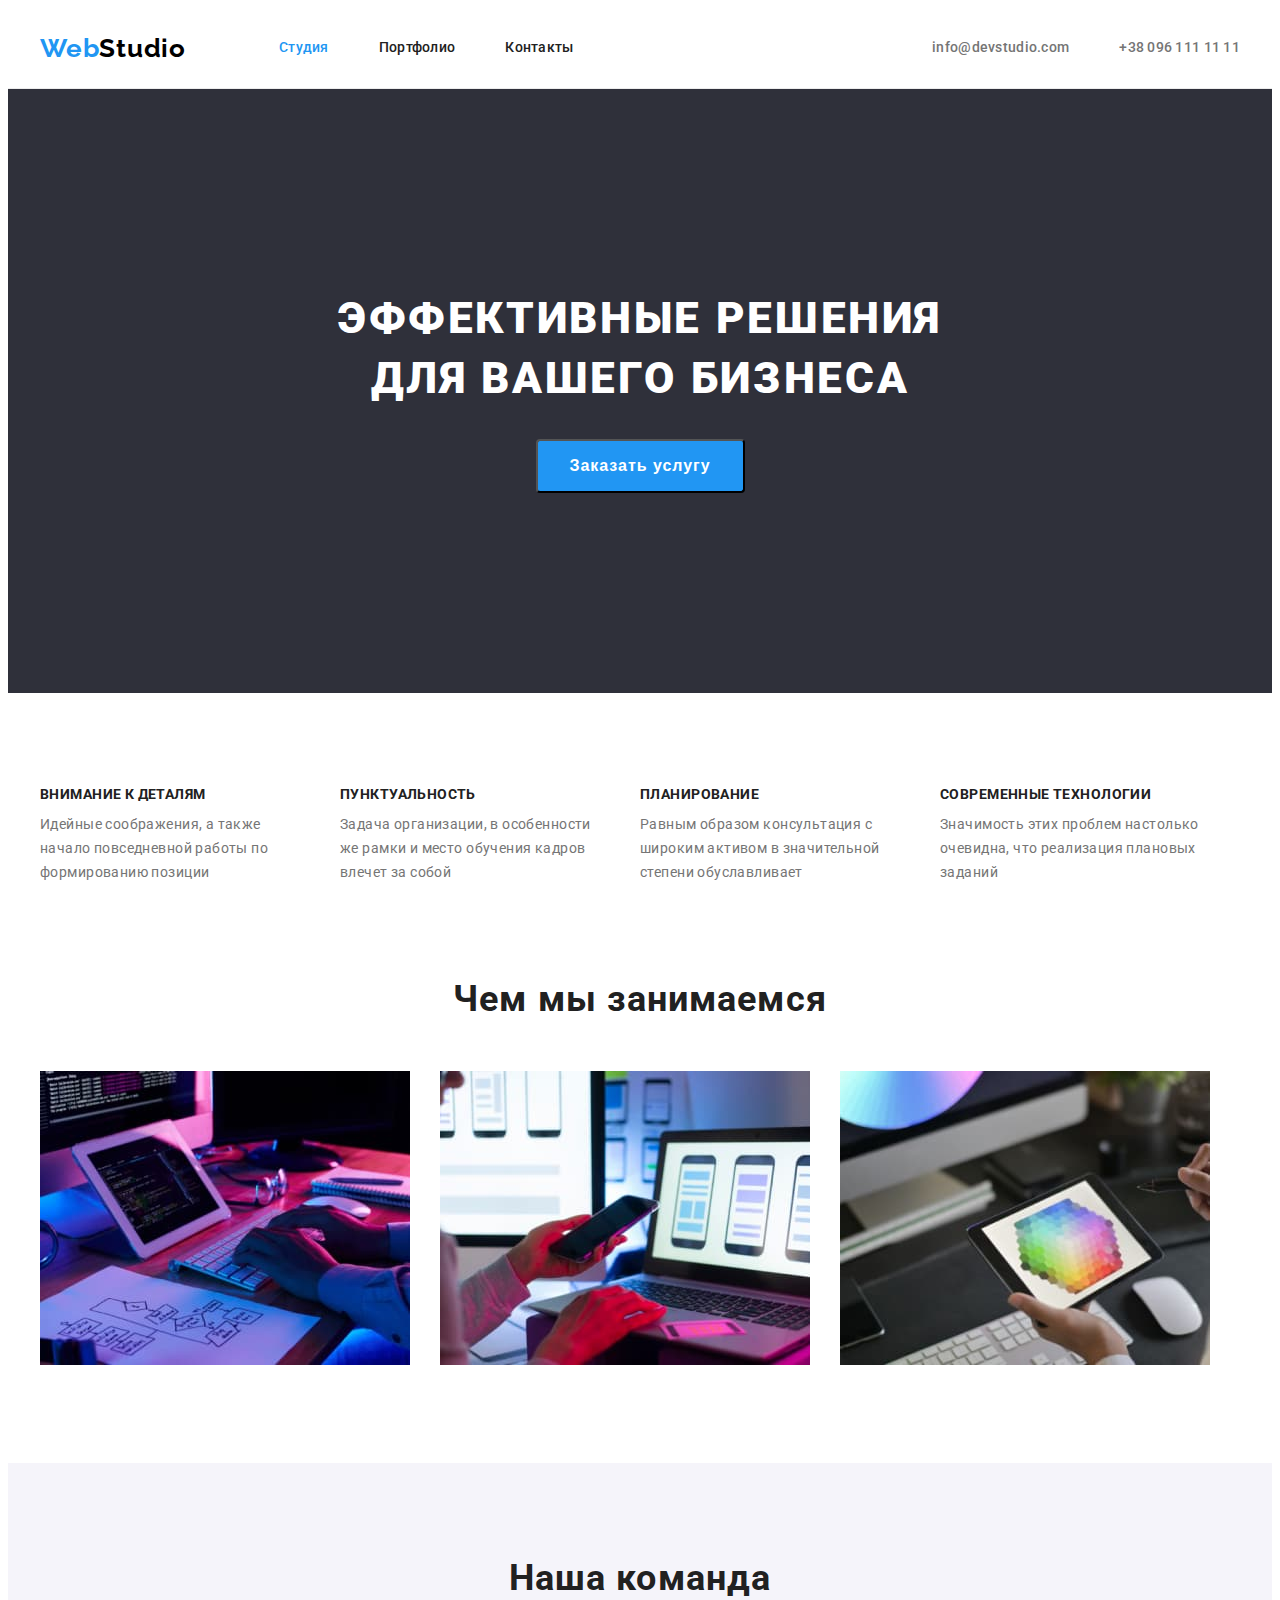
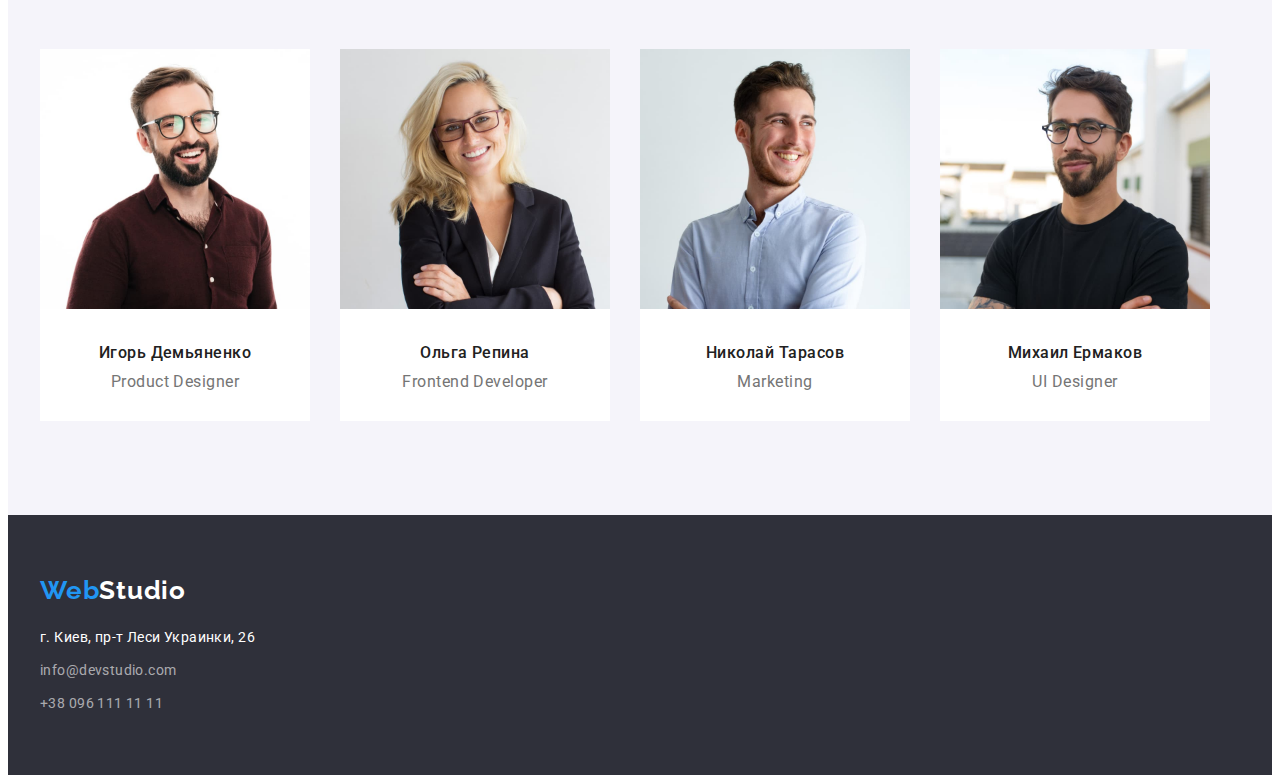
<file: index.html>
<!DOCTYPE html>
<html lang="ru">

<head>
    <meta charset="UTF-8">
    <meta http-equiv="X-UA-Compatible" content="IE=edge">
    <meta name="viewport" content="width=device-width, initial-scale=1.0">
    <title>Web Studio</title>
    <link rel="preconnect" href="https://fonts.googleapis.com">
    <link rel="preconnect" href="https://fonts.gstatic.com" crossorigin>
    <link
        href="https://fonts.googleapis.com/css2?family=Raleway:wght@700&family=Roboto:wght@400;500;700;900&display=swap"
        rel="stylesheet">
    <link rel="stylesheet" href="https://cdnjs.cloudflare.com/ajax/libs/modern-normalize/1.1.0/modern-normalize.min.css"
        integrity="sha512-wpPYUAdjBVSE4KJnH1VR1HeZfpl1ub8YT/NKx4PuQ5NmX2tKuGu6U/JRp5y+Y8XG2tV+wKQpNHVUX03MfMFn9Q=="
        crossorigin="anonymous" referrerpolicy="no-referrer" />
    <link rel="stylesheet" href="./css/styles.css">
</head>

<body>
    <header class="header">
        <div class="container">
            <nav class="header-navigation">
                <a href="./index.html" lang="en" class="logo link">
                    <span class="logo-web">Web</span><span class="header-logo-studio">Studio</span>
                </a>

                <ul class="header-list list">
                    <li class="header-item"><a href="./index.html" class="header-link link current">Студия</a></li>
                    <li class="header-item"><a href="./portfolio.html" class="header-link link">Портфолио</a></li>
                    <li class="header-item"><a href=" " class="header-link link">Контакты</a></li>
                </ul>
            </nav>

            <ul class="header-contacts list">
                <li class="header-item-mail"><a href="mailto:info@devstudio.com"
                        class="header-mail link">info@devstudio.com</a></li>
                <li class="header-item-tel"><a href="tel:+380961111111" class="header-tel link">+38 096 111 11 11</a>
                </li>
            </ul>
        </div>
    </header>
    <main>
        <section class="hero">
            <div class="container">
                <h1 class="hero-title">Эффективные решения <br>для вашего бизнеса</h1>
                <button type="button" class="hero-button btn">Заказать услугу</button>
            </div>
        </section>

        <section class="section">
            <div class="container">
                <h2 class="visually-hidden">Наши преимущества</h2>
                <ul class="features-list list">
                    <li class="feature-item">
                        <h3 class="features-title">Внимание к деталям</h3>
                        <p class="description">Идейные соображения, а также начало повседневной работы по формированию
                            позиции</p>
                    </li>
                    <li class="feature-item">
                        <h3 class="features-title">Пунктуальность</h3>
                        <p class="description">Задача организации, в особенности же рамки и место обучения кадров влечет
                            за
                            собой</p>
                    </li>
                    <li class="feature-item">
                        <h3 class="features-title">Планирование</h3>
                        <p class="description">Равным образом консультация с широким активом в значительной степени
                            обуславливает</p>
                    </li>
                    <li class="feature-item">
                        <h3 class="features-title">Современные технологии</h3>
                        <p class="description">Значимость этих проблем настолько очевидна, что реализация плановых
                            заданий
                        </p>
                    </li>
                </ul>
            </div>
        </section>

        <section class="section operations-section">
            <div class="container">
                <h2 class="section-title">Чем мы занимаемся</h2>
                <ul class="list operations-list">
                    <li class="operations-image">
                        <img src="./images/001.jpg" alt="процесс верстки веб страницы" width="370" />
                    </li>
                    <li class="operations-image">
                        <img src="./images/002.jpg" alt="дизайнер производит макет" width="370" />
                    </li>
                    <li class="operations-image">
                        <img src="./images/003.jpg" alt="подбор дизайнером необходимого цвета" width="370" />
                    </li>
                </ul>
            </div>
        </section>

        <section class="section employee-section">
            <div class="container">
                <h2 class="section-title">Наша команда</h2>
                <ul class="list employee-list">
                    <li class="personal-information">
                        <img class="employee-photo" src="./images/Demyanenko.jpg" alt="фото Игоря  Демьяненко"
                            width="270" />
                        <div class="employee-container">
                            <h3 class="employee">Игорь Демьяненко</h3>
                            <p class="profession">Product Designer</p>
                        </div>
                    </li>
                    <li class="personal-information">
                        <img class="employee-photo" src="./images/Repina.jpg" alt="фото Ольги Репиной" width="270" />
                        <div class="employee-container">
                            <h3 class="employee">Ольга Репина</h3>
                            <p class="profession">Frontend Developer</p>
                        </div>
                    </li>
                    <li class="personal-information">
                        <img class="employee-photo" src="./images/Tarasov.jpg" alt="фото Николая Тарасова"
                            width="270" />
                        <div class="employee-container">
                            <h3 class="employee">Николай Тарасов</h3>
                            <p class="profession">Marketing</p>
                        </div>
                    </li>
                    <li class="personal-information">
                        <img class="employee-photo" src="./images/Ermakov.jpg" alt="фото Михаила Ермакова"
                            width="270" />
                        <div class="employee-container">
                            <h3 class="employee">Михаил Ермаков</h3>
                            <p class="profession">UI Designer</p>
                        </div>
                    </li>
                </ul>
            </div>
        </section>
    </main>
    <footer class="footer">
        <div class="container">
            <a href="./index.html" lang="en" class="logo link">
                <span class="logo-web">Web</span><span class="footer-logo-studio">Studio</span>
            </a>
            <address class="address">г. Киев, пр-т Леси Украинки, 26</address>
            <ul class="contact-list list">
                <li class="contact-item"><a href="mailto:info@devstudio.com"
                        class="footer-mail link">info@devstudio.com</a></li>
                <li class="contact-item"><a href="tel:+380961111111" class="footer-tel link">+38 096 111 11 11</a></li>
            </ul>
        </div>
    </footer>
</body>

</html>
</file>
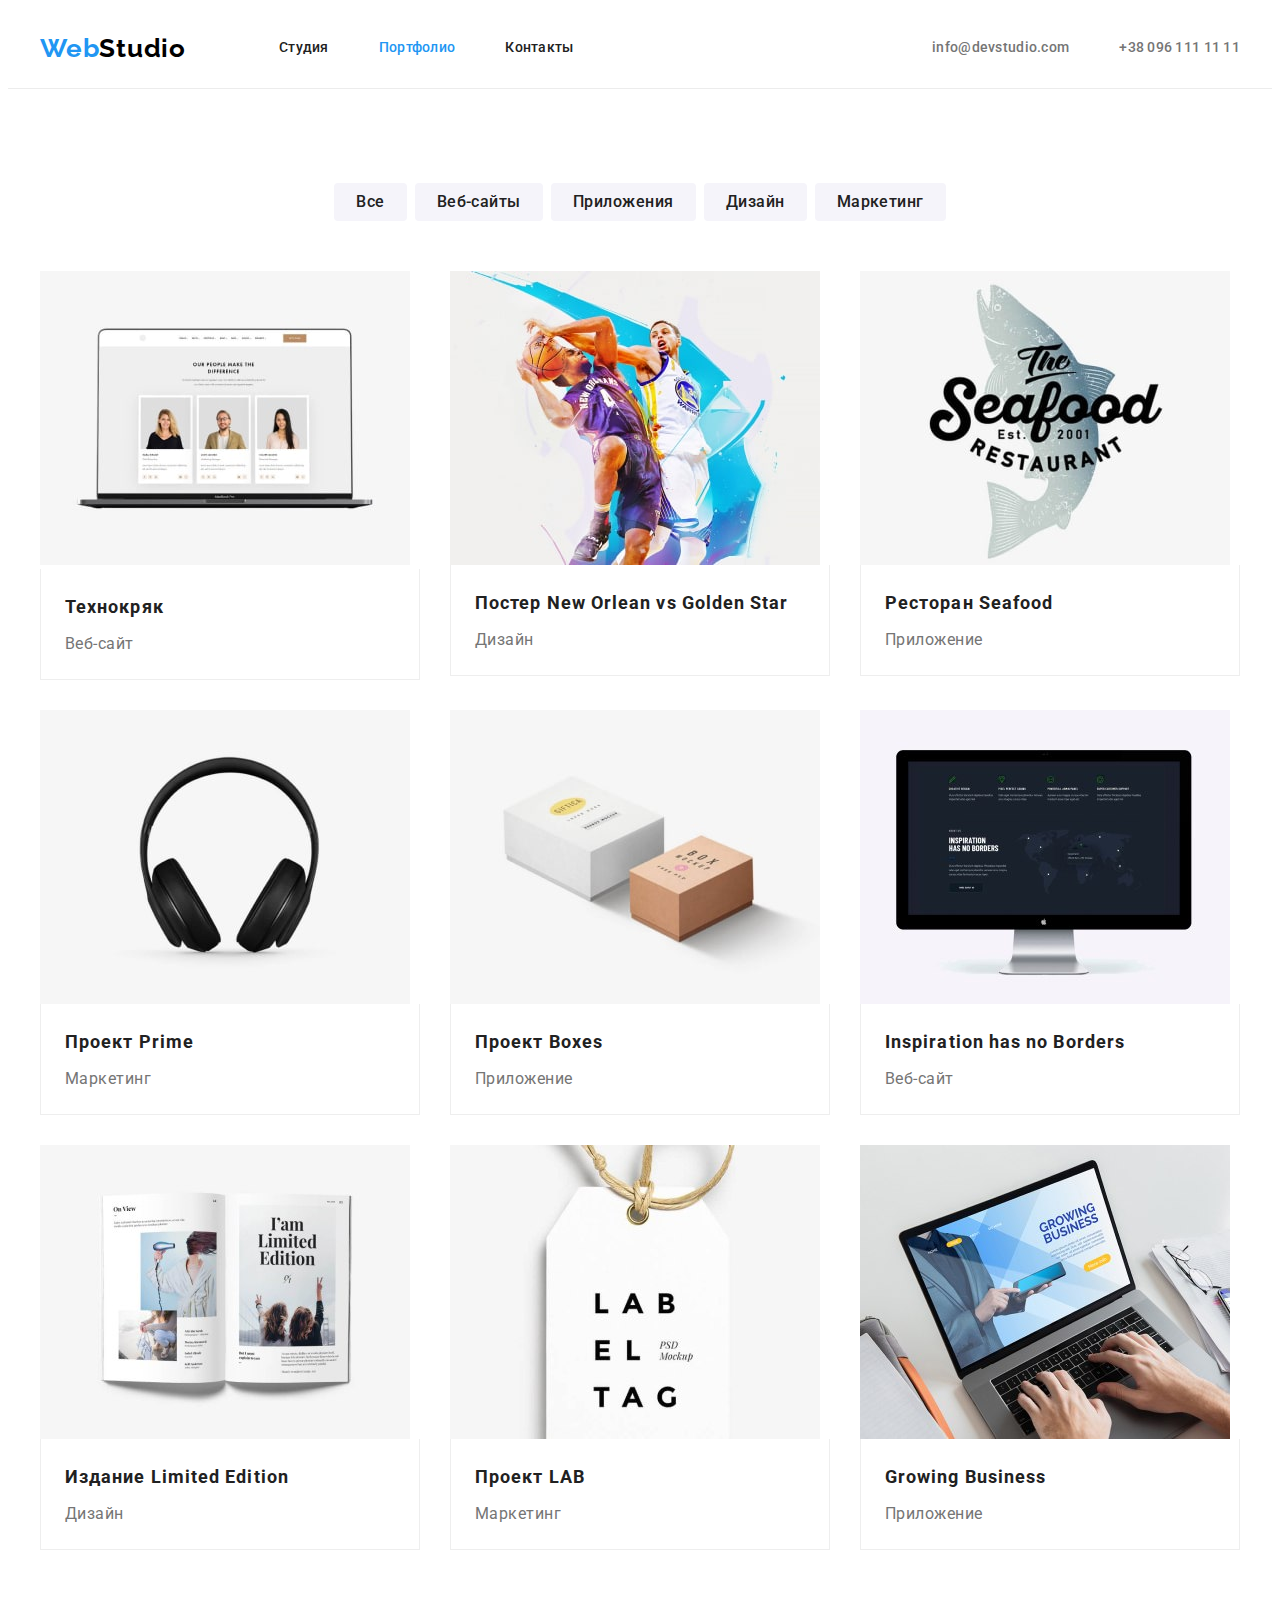
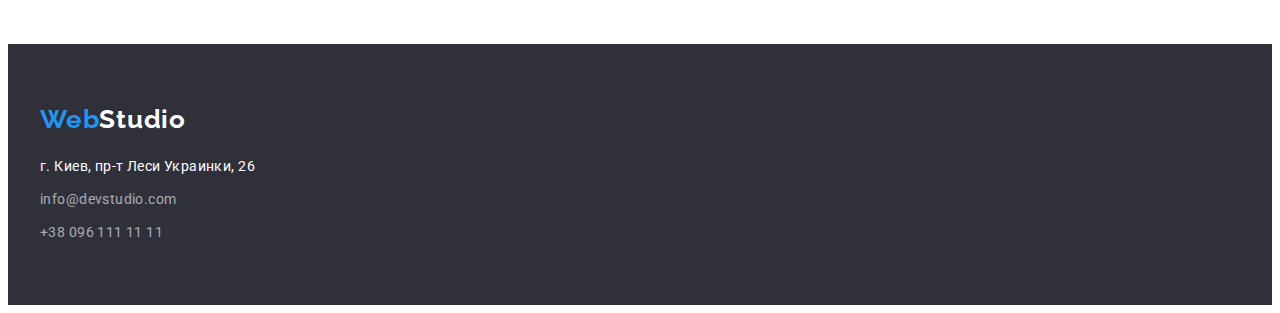
<file: portfolio.html>
<!DOCTYPE html>
<html lang="ru">

<head>
    <meta charset="UTF-8">
    <meta http-equiv="X-UA-Compatible" content="IE=edge">
    <meta name="viewport" content="width=device-width, initial-scale=1.0">
    <title>Web Studio</title>
    <link
        href="https://fonts.googleapis.com/css2?family=Raleway:wght@700&family=Roboto:wght@400;500;700;900&display=swap"
        rel="stylesheet">
    <link rel="stylesheet" href="https://cdnjs.cloudflare.com/ajax/libs/modern-normalize/1.1.0/modern-normalize.min.css"
        integrity="sha512-wpPYUAdjBVSE4KJnH1VR1HeZfpl1ub8YT/NKx4PuQ5NmX2tKuGu6U/JRp5y+Y8XG2tV+wKQpNHVUX03MfMFn9Q=="
        crossorigin="anonymous" referrerpolicy="no-referrer" />
    <link rel="stylesheet" href="./css/styles.css">
</head>

<body>
    <header class="header">
        <div class="container">
            <nav class="header-navigation">
                <a href="./index.html" lang="en" class="logo link">
                    <span class="logo-web">Web</span><span class="header-logo-studio">Studio</span>
                </a>

                <ul class="header-list list">
                    <li class="header-item"><a href="./index.html" class="header-link link">Студия</a></li>
                    <li class="header-item"><a href="./portfolio.html" class="header-link link current">Портфолио</a>
                    </li>
                    <li class="header-item"><a href=" " class="header-link link">Контакты</a></li>
                </ul>
            </nav>

            <ul class="header-contacts list">
                <li class="header-item-mail"><a href="mailto:info@devstudio.com"
                        class="header-mail link">info@devstudio.com</a></li>
                <li class="header-item-tel"><a href="tel:+380961111111" class="header-tel link">+38 096 111 11 11</a>
                </li>
            </ul>
        </div>
    </header>
    <main>
        <section class="portfolio section">
            <div class="container">
                <h1 class="visually-hidden">Наши работы</h1>
                <ul class="portfolio-list list">
                    <li class="portfolio-item"><button type="button" class="portfolio-button btn">Все</button></li>
                    <li class="portfolio-item"><button type="button" class="portfolio-button btn">Веб-сайты</button>
                    </li>
                    <li class="portfolio-item"><button type="button" class="portfolio-button btn">Приложения</button>
                    </li>
                    <li class="portfolio-item"><button type="button" class="portfolio-button btn">Дизайн</button></li>
                    <li class="portfolio-item"><button type="button" class="portfolio-button btn">Маркетинг</button>
                    </li>
                </ul>

                <ul class="projects list">
                    <li class="project-item">
                        <img class="op" src="./images/Технокряк.jpg" alt="открыт веб сайт на мониторе" width="370" />
                        <div class="project-container">
                            <h2 class="project-title">Технокряк</h2>
                            <p class="project-type">Веб-сайт</p>
                        </div>
                    </li>
                    <li class="project-item">
                        <img class="project-img" src="./images/ПостерNewOrleanvsGoldenStar.jpg"
                            alt="постер с игроками НБА" width="370" />
                        <div class="project-container">
                            <h2 class="project-title">Постер New Orlean vs Golden Star</h2>
                            <p class="project-type">Дизайн</p>
                        </div>
                    </li>
                    <li class="project-item">
                        <img class="project-img" src="./images/РесторанSeafood.jpg" alt="логотип ресторана"
                            width="370" />
                        <div class="project-container">
                            <h2 class="project-title">Ресторан Seafood</h2>
                            <p class="project-type">Приложение</p>
                        </div>
                    </li>
                    <li class="project-item">
                        <img class="project-img" src="./images/ПроектPrime.jpg" alt="наушники" width="370" />
                        <div class="project-container">
                            <h2 class="project-title">Проект Prime</h2>
                            <p class="project-type">Маркетинг</p>
                        </div>
                    </li>
                    <li class="project-item">
                        <img class="project-img" src="./images/ПроектBoxes.jpg" alt="упаковочные коробки" width="370" />
                        <div class="project-container">
                            <h2 class="project-title">Проект Boxes</h2>
                            <p class="project-type">Приложение</p>
                        </div>
                    </li>
                    <li class="project-item">
                        <img class="project-img" src="./images/InspirationHasNoBorders.jpeg" alt="веб сайт на мониторе"
                            width="370" />
                        <div class="project-container">
                            <h2 class="project-title">Inspiration has no Borders</h2>
                            <p class="project-type">Веб-сайт</p>
                        </div>
                    </li>
                    <li class="project-item">
                        <img class="project-img" src="./images/LimitedEdition.jpeg" alt="страницы с фотографиями"
                            width="370" />
                        <div class="project-container">
                            <h2 class="project-title">Издание Limited Edition</h2>
                            <p class="project-type">Дизайн</p>
                        </div>
                    </li>
                    <li class="project-item">
                        <img class="project-img" src="./images/ПроектLAB.jpeg" alt="бирка с логотипом" width="370" />
                        <div class="project-container">
                            <h2 class="project-title">Проект LAB</h2>
                            <p class="project-type">Маркетинг</p>
                        </div>
                    </li>
                    <li class="project-item">
                        <img class="project-img" src="./images/GrowingBusiness.jpeg" alt="открыт сайт на ноутбуке"
                            width="370" />
                        <div class="project-container">
                            <h2 class="project-title">Growing Business</h2>
                            <p class="project-type">Приложение</p>
                        </div>
                    </li>
                </ul>
            </div>
        </section>
    </main>

    <footer class="footer">
        <div class="container">
            <a href="./index.html" lang="en" class="logo link">
                <span class="logo-web">Web</span><span class="footer-logo-studio">Studio</span>
            </a>
            <address class="address">г. Киев, пр-т Леси Украинки, 26</address>
            <ul class="contact-list list">
                <li class="contact-item"><a href="mailto:info@devstudio.com"
                        class="footer-mail link">info@devstudio.com</a>
                </li>
                <li class="contact-item"><a href="tel:+380961111111" class="footer-tel link">+38 096 111 11 11</a></li>
            </ul>
        </div>
    </footer>
</body>

</html>
</file>
<file: css/styles.css>
:root {
  --main-title-color: #212121;
  --secondary-title-color: #ffffff;
  --main-text-color: #757575;
  --accent-color: #2196f3;
}

body {
  color: var(--main-title-color);
  font-family: 'Roboto', sans-serif;
}

p,
h1,
h2,
h3,
h4 {
  margin-top: 0;
  margin-bottom: 0;
}

ul {
  margin-top: 0;
  margin-bottom: 0;
  padding-left: 0;
}

.visually-hidden {
  position: absolute;
  width: 1px;
  height: 1px;
  margin: -1px;
  padding: 0;
  overflow: hidden;
  border: 0;
  clip: rect(0 0 0 0);
}

.section {
  padding-top: 94px;
  padding-bottom: 94px;
}

.container {
  width: 1200px;
  padding-left: 15px;
  padding-right: 15px;
  margin: 0 auto;
}

.list {
  list-style: none;
}

.link {
  text-decoration: none;
}

.logo {
  font-family: 'Raleway', sans-serif;
  font-weight: 700;
  font-size: 26px;
  line-height: 1.19;
  letter-spacing: 0.03em;

  color: var(--accent-color);
}

.logo-web {
  color: var(--accent-color);
}

.btn {
  cursor: pointer;
}

/* ---------Header-------- */

.header {
  border-bottom: 1px solid #ececec;
}

.header .container {
  display: flex;
  align-items: center;
}

.header .logo {
  margin-right: 93px;
}

.header-list {
  display: flex;
  align-items: center;
}

.header-link {
  display: inline-block;
  padding-top: 32px;
  padding-bottom: 32px;
}

.header-item:not(:last-child) {
  margin-right: 50px;
}

.header-navigation {
  display: flex;
  align-items: center;
}

.header-logo-studio {
  color: #000000;
}

.header-link {
  font-weight: 500;
  font-size: 14px;
  line-height: 1.14;
  letter-spacing: 0.02em;

  color: var(--main-title-color);
}

.header-link:focus,
.header-link:hover,
.header-mail:focus,
.header-mail:hover,
.header-tel:focus,
.header-tel:hover {
  color: var(--accent-color);
}

.current {
  color: var(--accent-color);
}

.header-contacts {
  display: flex;
  margin-left: auto;
}

.header-item-mail {
  margin-right: 50px;
}

.header-mail,
.header-tel {
  display: inline-block;
  padding-top: 32px;
  padding-bottom: 32px;

  font-weight: 500;
  font-size: 14px;
  line-height: 1.14;
  letter-spacing: 0.02em;

  color: var(--main-text-color);
}

/* -----------------Hero------------------ */

.hero {
  padding-top: 200px;
  padding-bottom: 200px;
  background-color: #2f303a;
}

.hero-title {
  margin-bottom: 30px;

  font-weight: 900;
  font-size: 44px;
  line-height: 1.36;
  text-align: center;
  letter-spacing: 0.06em;
  text-transform: uppercase;

  color: var(--secondary-title-color);
}

.hero-button {
  display: flex;
  margin-left: auto;
  margin-right: auto;
  padding: 10px 32px;
  border-radius: 4px;

  font-weight: 700;
  font-size: 16px;
  line-height: 1.88;
  text-align: center;
  letter-spacing: 0.06em;

  color: var(--secondary-title-color);
  background-color: var(--accent-color);
}

/* --------------Features Section----------- */

.features-list {
  display: flex;
}

.feature-item {
  width: 270px;
}

.feature-item:not(:last-child) {
  margin-right: 30px;
}

.features-title {
  margin-bottom: 10px;

  font-weight: 700;
  font-size: 14px;
  line-height: 1.14;
  letter-spacing: 0.03em;
  text-transform: uppercase;

  color: var(--main-title-color);
}

.description {
  font-size: 14px;
  line-height: 1.71;
  letter-spacing: 0.03em;

  color: var(--main-text-color);
}

/* -----------Operations-Conteiner--------- */

.operations-section {
  padding-top: 0;
}

.operations-list {
  display: flex;
}

.operations-image {
  flex-basis: calc(100% / 3 - 30px);
}

.operations-image:not(:last-child) {
  margin-right: 30px;
}

.section-title {
  margin-bottom: 50px;
  font-weight: bold;
  font-size: 36px;
  line-height: 1.17;
  text-align: center;
  letter-spacing: 0.03em;

  color: var(--main-title-color);
}

/* -----------Section about the Team ------------*/

.employee-section {
  background-color: #f5f4fa;
}

.employee-list {
  display: flex;
}

.personal-information:not(:last-child) {
  margin-right: 30px;
}

.personal-information {
  flex-basis: calc (100% / 4 - 30px);
  background-color: #ffffff;
}

.employee-container {
  padding-top: 30px;
  padding-bottom: 30px;
}

.employee {
  margin-bottom: 10px;

  font-weight: 500;
  font-size: 16px;
  line-height: 1.19;
  text-align: center;
  letter-spacing: 0.03em;

  color: var(--main-title-color);
}

.profession {
  font-size: 16px;
  line-height: 1.19;
  text-align: center;
  letter-spacing: 0.03em;

  color: var(--main-text-color);
}

/* -----------------Portfolio------------ */

.portfolio-list {
  display: flex;
  justify-content: center;
  margin-bottom: 50px;
}

.portfolio-item:not(:last-child) {
  margin-right: 8px;
}

.portfolio-button {
  padding: 6px 22px;
  border: 0;
  border-radius: 4px;

  font-family: 'Roboto', sans-serif;
  font-weight: 500;
  font-size: 16px;
  line-height: 1.63;
  text-align: center;
  letter-spacing: 0.03em;

  color: var(--main-title-color);
  background-color: #f5f4fa;
}

.portfolio-button:focus,
.portfolio-button:hover {
  color: var(--secondary-title-color);
  background-color: var(--accent-color);
}

.projects {
  display: flex;
  flex-wrap: wrap;
  margin-left: -30px;
  margin-top: -30px;
}

.project-item {
  flex-basis: calc(100% / 3 - 30px);
  margin-left: 30px;
  margin-top: 30px;
}

.project-img {
  display: block;
}

.project-container {
  padding: 20px 24px;
  border-right: 1px solid #eeeeee;
  border-bottom: 1px solid #eeeeee;
  border-left: 1px solid #eeeeee;
}

.project-title {
  margin-bottom: 4px;

  font-weight: 700;
  font-size: 18px;
  line-height: 2;
  letter-spacing: 0.06em;

  color: var(--main-title-color);
}

.project-type {
  font-size: 16px;
  line-height: 1.88;
  letter-spacing: 0.03em;

  color: var(--main-text-color);
}

/* ----------------------Footer -------------------*/

.footer {
  padding-top: 60px;
  padding-bottom: 60px;
  background-color: #2f303a;
}

.footer .logo {
  display: inline-block;
  margin-bottom: 20px;
}

.footer-logo-studio {
  color: var(--secondary-title-color);
}

.address {
  margin-bottom: 9px;

  font-size: 14px;
  line-height: 1.71;
  letter-spacing: 0.03em;
  font-style: normal;

  color: var(--secondary-title-color);
}

.contact-item + .contact-item {
  margin-top: 9px;
}

.footer-mail,
.footer-tel {
  font-size: 14px;
  line-height: 1.71;
  letter-spacing: 0.03em;

  color: rgba(255, 255, 255, 0.6);
}

.footer-mail:hover,
.footer-mail:focus,
.footer-tel:hover,
.footer-tel:focus {
  color: var(--accent-color);
}
</file>
